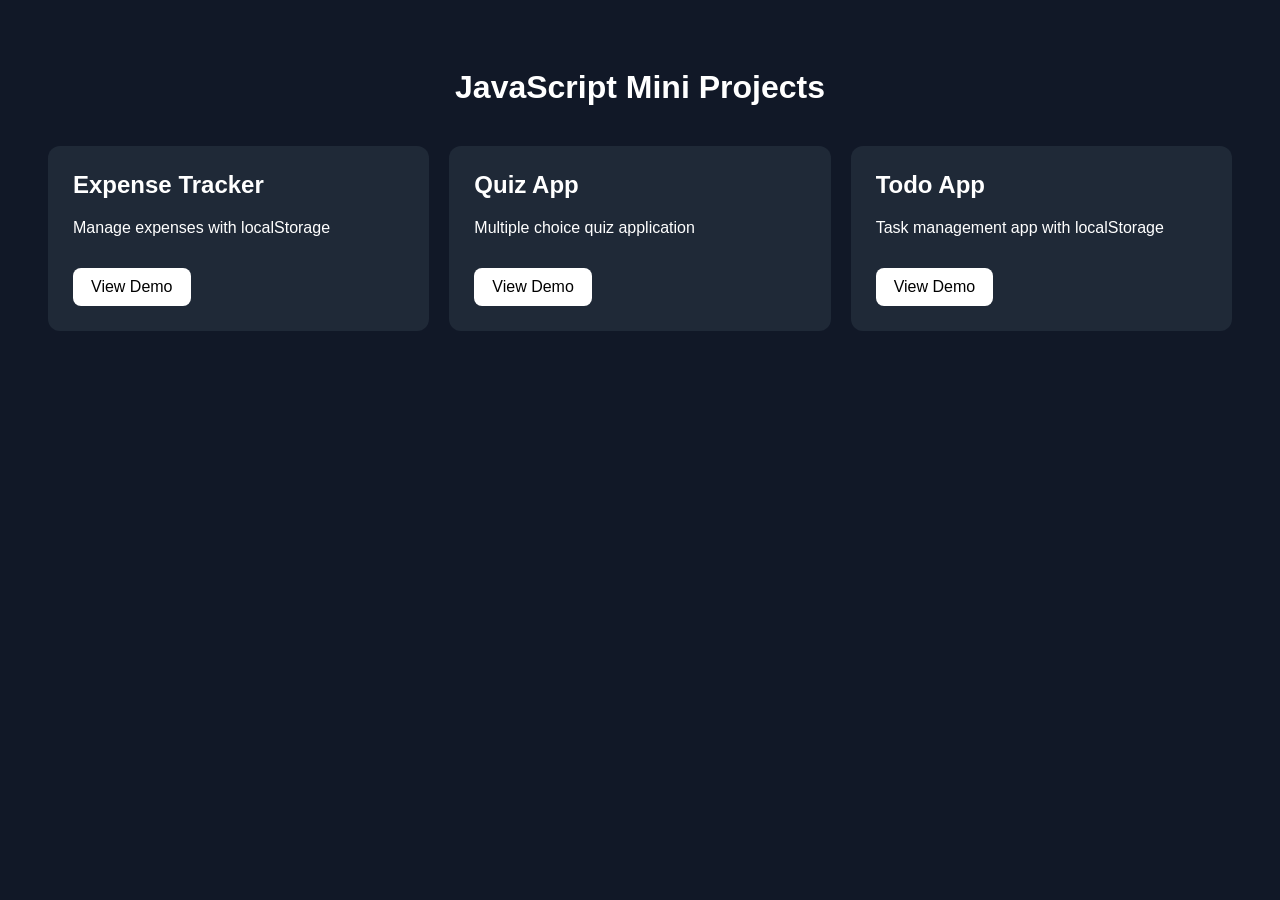
<file: index.html>
<!DOCTYPE html>
<html lang="en">

<head>
    <meta charset="UTF-8">
    <meta name="viewport" content="width=device-width, initial-scale=1.0">
    <title>JavaScript Mini Projects</title>

    <style>
        * {
            box-sizing: border-box;
            font-family: Arial, sans-serif;
        }

        body {
            background: #111827;
            color: white;
            padding: 40px;
        }

        h1 {
            text-align: center;
            margin-bottom: 40px;
        }

        .projects {
            display: grid;
            grid-template-columns: repeat(auto-fit, minmax(250px, 1fr));
            gap: 20px;
        }

        .card {
            background: #1f2937;
            padding: 25px;
            border-radius: 12px;
        }

        .card h2 {
            margin-top: 0;
        }

        .card a {
            display: inline-block;
            margin-top: 15px;
            padding: 10px 18px;
            background: white;
            color: black;
            text-decoration: none;
            border-radius: 8px;
        }

        .card a:hover {
            opacity: 0.8;
        }
    </style>
</head>

<body>

    <h1>JavaScript Mini Projects</h1>


    <div class="projects">

        <div class="card">
            <h2>Expense Tracker</h2>
            <p>
                Manage expenses with localStorage
            </p>

            <a href="./expense-tracker/index.html">
                View Demo
            </a>
        </div>

        <div class="card">
            <h2>Quiz App</h2>
            <p>
                Multiple choice quiz application
            </p>

            <a href="./quiz-app/index.html">
                View Demo
            </a>
        </div>

        <div class="card">
            <h2>Todo App</h2>
            <p>
                Task management app with localStorage
            </p>

            <a href="./todo-app/index.html">
                View Demo
            </a>
        </div>


    </div>


</body>

</html>
</file>
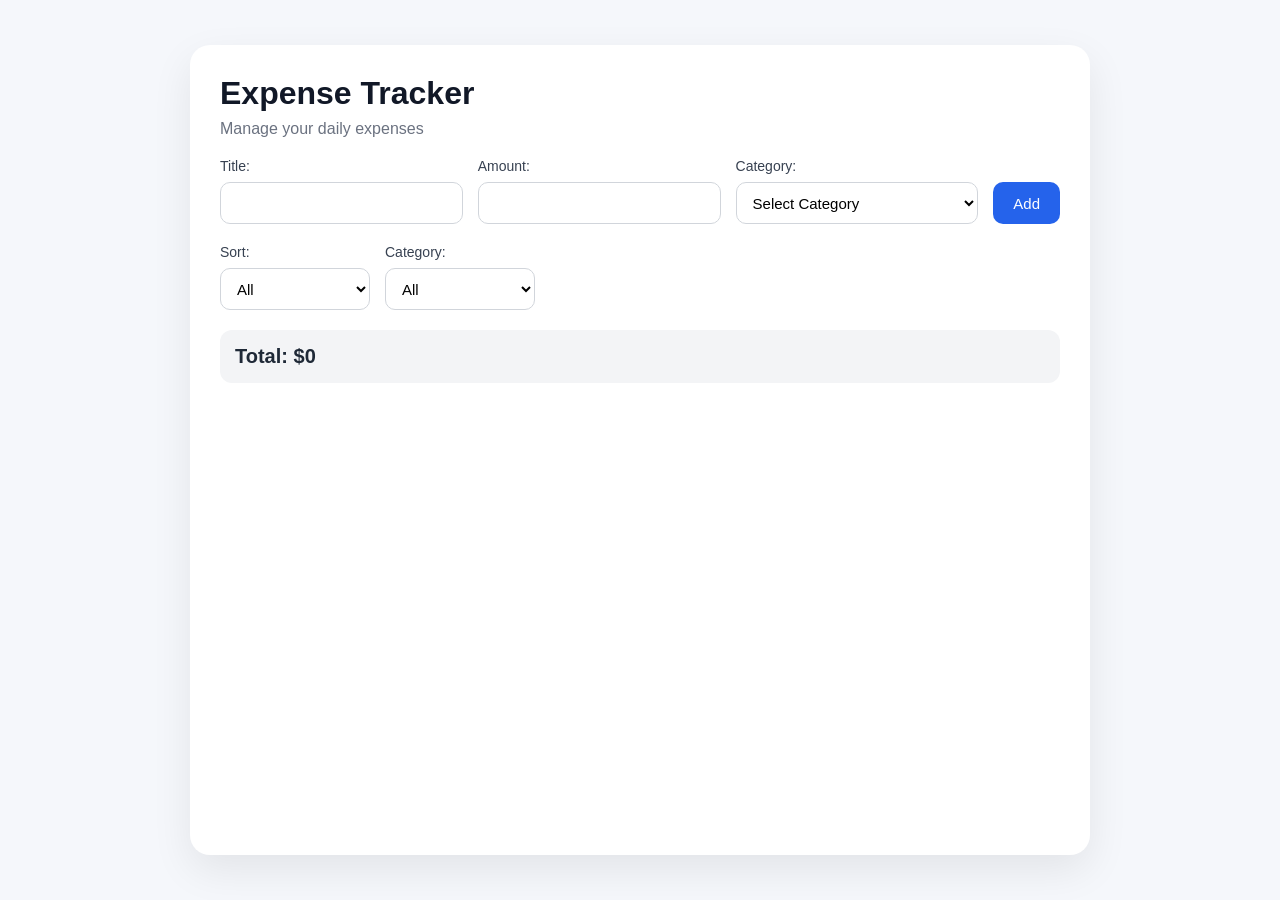
<file: expense-tracker/index.html>
<!DOCTYPE html>
<html lang="en">

<head>
    <meta charset="UTF-8">
    <meta name="viewport" content="width=device-width, initial-scale=1.0">
    <link rel="stylesheet" href="./style.css">
    <title>Expense Tracker</title>
</head>

<body>
    <main id="expenseTracker">
        <h1>Expense Tracker</h1>
        <p>Manage your daily expenses</p>
        <form action="" id="expenseForm">
            <label for="">
                Title:
                <input type="text" name="" id="titleInput">
            </label>
            <label for="">
                Amount:
                <input type="number" name="" id="amountInput">
            </label>
            <label for="">
                Category:
                <select name="" id="categorySelect">
                    <option value="" disabled selected>Select Category</option>
                    <option value="food">Food</option>
                    <option value="transport">Transport</option>
                    <option value="shopping">Shopping</option>
                </select>
            </label>
            <button type="button" id="addBtn" data-action="Add">Add</button>
        </form>

        <div id="filters">
            <label for="">
            Sort:
            <select id="sortFilter">
                <option value="all">All</option>
                <option value="newest">Newest</option>
                <option value="oldest">Oldest</option>
            </select>
        </label>
        <label for="">
            Category:
            <select id="categoryFilter">
                <option value="all">All</option>
                <option value="food">Food</option>
                <option value="transport">Transport</option>
                <option value="shopping">Shopping</option>
            </select>
        </label>
        </div>
        <h3 id="totalAmount"></h3>
        <ul id="expenseList"></ul>
    </main>
    <script type="module" src="./js/app.js"></script>
</body>

</html>
</file>
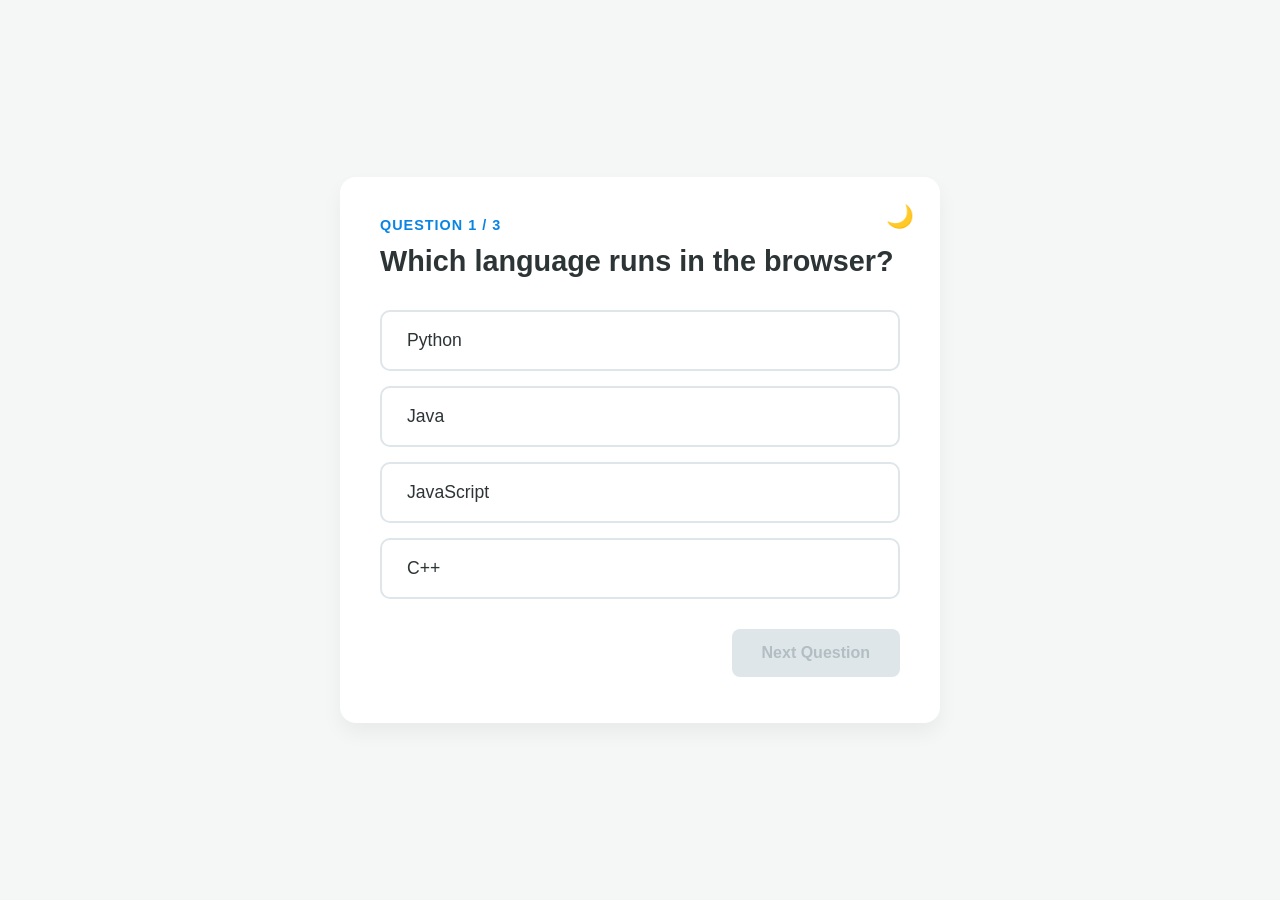
<file: quiz-app/index.html>
<!DOCTYPE html>
<html lang="en">

<head>
    <meta charset="UTF-8">
    <link rel="stylesheet" href="./css/style.css">
    <meta name="viewport" content="width=device-width, initial-scale=1.0">
    <title>Quiz App</title>
</head>

<body class="">
    <section class="quiz-container">
        <button id="themeToggle" class="theme-toggle-btn">🌙</button>
        <p id="questionNumber">question</p>
        <h2 id="question"></h2>
        <div id="answers"></div>
        <button id="nextBtn">Next Question</button>
        <span id="score"></span>
    </section>

    <script src="./js/script.js"></script>
</body>

</html>
</file>
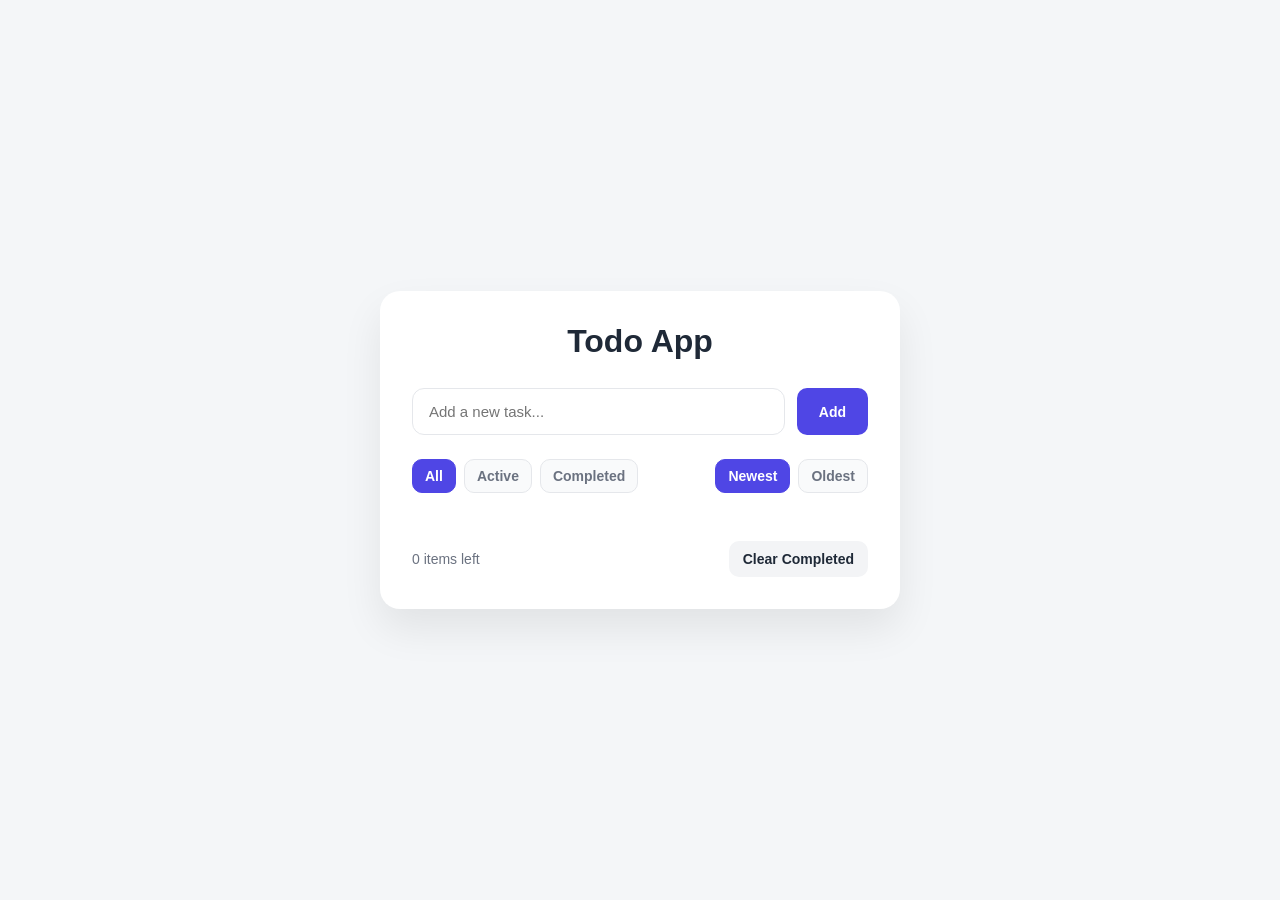
<file: todo-app/index.html>
<!DOCTYPE html>
<html lang="en">

<head>
    <meta charset="UTF-8">
    <meta name="viewport" content="width=device-width, initial-scale=1.0">
    <link rel="stylesheet" href="./style.css">
    <title>Todo App</title>
</head>

<body>
    <main class="todo-app">
        <h1>Todo App</h1>
        <div class="todo-form">
            <input id="todoInput" type="text" placeholder="Add a new task...">
            <button id="addBtn">Add</button>
        </div>

        <div class="filters">
            <div class="filter">
                <button id="allBtn">All</button>
                <button id="activeBtn">Active</button>
                <button id="completedBtn">Completed</button>
            </div>
            <div class="sort">
                <button id="newestBtn">Newest</button>
                <button id="oldestBtn">Oldest</button>
            </div>
        </div>

        <ul id="todoList">
        </ul>

        <div class="todo-footer">
            <span id="itemsLeft">0 items left</span>
            <button id="clearCompletedBtn">Clear Completed</button>
        </div>
    </main>
    <script type="module" src="./js/script.js"></script>
</body>

</html>
</file>
<file: expense-tracker/style.css>
* {
    box-sizing: border-box;
    margin: 0;
    padding: 0;
}

body {
    min-height: 100vh;
    font-family: Inter, Arial, sans-serif;
    background: #f5f7fb;
    color: #1f2937;
    display: flex;
    justify-content: center;
    align-items: center;
}


/* Main Card */

#expenseTracker {
    width: min(900px, 95%);
    height: 90vh;
    background: white;
    border-radius: 20px;
    padding: 30px;
    box-shadow: 0 15px 40px rgba(0, 0, 0, 0.08);

    display: flex;
    flex-direction: column;
    gap: 20px;
    overflow-y: auto;
}


h1 {
    font-size: 32px;
    color: #111827;
}

p {
    color: #6b7280;
    margin-top: -12px;
}



/* Form */

#expenseForm {
    display: grid;
    grid-template-columns: repeat(3, 1fr) auto;
    gap: 15px;
    align-items: end;
}


label {
    display: flex;
    flex-direction: column;
    gap: 8px;
    font-size: 14px;
    color: #374151;
}


input,
select {
    height: 42px;
    border: 1px solid #d1d5db;
    border-radius: 10px;
    padding: 0 12px;
    font-size: 15px;
    outline: none;
    background: white;
}


input:focus,
select:focus {
    border-color: #2563eb;
}



button {
    height: 42px;
    border: none;
    border-radius: 10px;
    padding: 0 20px;
    cursor: pointer;
    background: #2563eb;
    color: white;
    font-size: 15px;
    transition: .2s;
}


button:hover {
    background: #1d4ed8;
}



/* Filters */

#sortFilter,
#categoryFilter {
    width: 150px;
}


body>main>label {
    display: inline-flex;
    margin-right: 15px;
}



/* Total */

#totalAmount {
    background: #f3f4f6;
    padding: 15px;
    border-radius: 12px;
    font-size: 20px;
}



/* List */

#expenseList {
    list-style: none;

    flex: 1;
    overflow-y: auto;

    display: flex;
    flex-direction: column;
    gap: 12px;
}


#expenseList li {
    display: grid;
    grid-template-columns: 1fr 120px 120px 80px 80px;
    align-items: center;
    gap: 5px;

    padding: 15px;
    background: #f9fafb;
    border-radius: 12px;

    border: 1px solid #e5e7eb;
}


#expenseList button {
    height: 35px;
    padding: 0 10px;
    font-size: 13px;
}


#expenseList button:last-child {
    background: #ef4444;
}


#expenseList button:last-child:hover {
    background: #dc2626;
}

#filters{
    display: flex;
    align-items: center;
    gap: 15px;
}



/* Mobile */

@media(max-width:700px) {

    body {
        align-items: flex-start;
        padding: 20px 0;
    }


    #expenseTracker {
        height: auto;
        min-height: 90vh;
        padding: 20px;
    }


    h1 {
        font-size: 26px;
    }


    #expenseForm {
        grid-template-columns: 1fr;
    }


    button {
        width: 100%;
    }


    body>main>label {
        width: 100%;
        margin: 0;
    }


    #sortFilter,
    #categoryFilter {
        width: 100%;
    }


    #expenseList li {
        grid-template-columns: 1fr;
        gap: 10px;
    }


    #expenseList button {
        width: 100%;
    }

}
</file>
<file: quiz-app/css/style.css>
/* --- Global Styles --- */
:root {
    /* Light Mode Palette */
    --bg-color: #f4f7f6;
    --container-bg: #ffffff;
    --text-main: #2d3436;
    --text-muted: #636e72;
    --color-brand: #0984e3;
    /* Blue */
    --color-correct: #00b894;
    /* Green */
    --color-wrong: #d63031;
    /* Red */
    --btn-disabled-bg: #dfe6e9;
    --btn-disabled-text: #b2bec3;

    --shadow: 0 10px 20px rgba(0, 0, 0, 0.05);
    --transition: all 0.3s ease;
    --font-family: 'Segoe UI', Tahoma, Geneva, Verdana, sans-serif;
}

/* --- Dark Mode Palette Override --- */
/* (We apply this class to the body to switch themes) */
body.dark-mode {
    --bg-color: #1e272e;
    --container-bg: #2d3436;
    --text-main: #dfe6e9;
    --text-muted: #b2bec3;
    --color-brand: #0984e3;
    /* Blue */
    /* Green and Red remain similar for semantic meaning */
    --btn-disabled-bg: #636e72;
    --btn-disabled-text: #2d3436;
    --shadow: 0 10px 25px rgba(0, 0, 0, 0.3);
}

* {
    box-sizing: border-box;
    margin: 0;
    padding: 0;
}

body {
    font-family: var(--font-family);
    background-color: var(--bg-color);
    color: var(--text-main);
    display: flex;
    justify-content: center;
    align-items: center;
    min-height: 100vh;
    transition: var(--transition);
    padding: 20px;
}

/* --- Main Quiz Container --- */
/* We wrap your existing HTML structure conceptually */
/* In real HTML, you'd wrap everything in <main> or <div> */
/* For now, we apply style to the direct children of body */

main.quiz-card,
body>.container {
    /* Assuming a container class in future */
    background-color: var(--container-bg);
    padding: 40px;
    border-radius: 16px;
    box-shadow: var(--shadow);
    width: 100%;
    max-width: 600px;
    /* Centered Desktop layout */
    transition: var(--transition);
}

/* Alternative: Applying it directly based on your body structure */
body>h2,
body>div,
body>p,
body>button {
    max-width: 600px;
}

/* Let's define the containment with a helper class you should add to HTML */
.quiz-container {
    position: relative;
    background-color: var(--container-bg);
    padding: 40px;
    border-radius: 16px;
    box-shadow: var(--shadow);
    width: 100%;
    max-width: 600px;
    transition: var(--transition);
}

.theme-toggle-btn {
  position: absolute;
  top: 20px;
  right: 20px;
  background: transparent;
  border: none;
  font-size: 1.4rem;
  cursor: pointer;
  width: 40px;
  height: 40px;
  border-radius: 50%;
  display: flex;
  align-items: center;
  justify-content: center;
  transition: var(--transition);
}

.theme-toggle-btn:hover {
  background-color: var(--bg-color);
  transform: scale(1.1);
}


/* --- Question Number --- */
#questionNumber {
    font-size: 0.9rem;
    color: var(--color-brand);
    text-transform: uppercase;
    letter-spacing: 1px;
    margin-bottom: 10px;
    font-weight: bold;
}

/* --- Question Text --- */
#question {
    font-size: 1.8rem;
    margin-bottom: 30px;
    line-height: 1.3;
}

/* --- Answers Container --- */
#answers {
    display: flex;
    flex-direction: column;
    gap: 15px;
    /* Spacing between options */
    margin-bottom: 30px;
}

/* --- Answer Buttons (Generated in JS) --- */
#answers button {
    background-color: var(--container-bg);
    color: var(--text-main);
    border: 2px solid var(--btn-disabled-bg);
    /* Muted border */
    padding: 18px 25px;
    border-radius: 10px;
    font-size: 1.1rem;
    cursor: pointer;
    text-align: left;
    transition: var(--transition);
    position: relative;
    /* For potential icons */
}

/* Hover state for active answer buttons */
#answers button:not([disabled]):hover {
    background-color: var(--bg-color);
    border-color: var(--color-brand);
    transform: translateY(-2px);
}

/* Disabled state (after selection) */
#answers button[disabled] {
    cursor: not-allowed;
    opacity: 0.8;
}

/* --- Next Question Button --- */
#nextBtn {
    background-color: var(--color-brand);
    color: #ffffff;
    border: none;
    padding: 15px 30px;
    border-radius: 8px;
    font-size: 1rem;
    font-weight: bold;
    cursor: pointer;
    transition: var(--transition);
    float: right;
    /* Position to the right */
}

#nextBtn:hover:not([disabled]) {
    background-color: #0773c5;
    /* Darker blue */
    box-shadow: 0 5px 10px rgba(9, 132, 227, 0.3);
}

#nextBtn[disabled] {
    background-color: var(--btn-disabled-bg);
    color: var(--btn-disabled-text);
    cursor: not-allowed;
}

/* --- Score Counter --- */
#score {
    display: inline-flex;
    font-size: 1.1rem;
    color: var(--text-muted);
    clear: both;
    min-height: 50px;
    align-items: center;
}

/* --- Restart Button (Dynamically created) --- */
/* We target a button created specifically inside #answers during showResult */
#answers button:only-child {
    background-color: var(--text-main);
    color: var(--container-bg);
    border: none;
    text-align: center;
    width: 100%;
    margin-top: 20px;
}

#answers button:only-child:hover {
    background-color: var(--text-muted);
    transform: none;
}

/* --- Classes added via JS for states --- */
#answers button.correct {
    background-color: var(--color-correct) !important;
    color: #ffffff !important;
    border-color: var(--color-correct) !important;
}

#answers button.wrong {
    background-color: var(--color-wrong) !important;
    color: #ffffff !important;
    border-color: var(--color-wrong) !important;
}
</file>
<file: todo-app/style.css>
* {
    margin: 0;
    padding: 0;
    box-sizing: border-box;
}

:root {
    --bg-color: #f4f6f8;
    --card-color: #ffffff;
    --primary-color: #4f46e5;
    --primary-hover: #4338ca;
    --text-color: #1f2937;
    --secondary-text: #6b7280;
    --border-color: #e5e7eb;
    --danger-color: #ef4444;
    --success-color: #10b981;
}

body {
    min-height: 100vh;
    display: flex;
    justify-content: center;
    align-items: center;
    background: var(--bg-color);
    font-family: "Inter", "Segoe UI", sans-serif;
    color: var(--text-color);
}


/* App Container */

.todo-app {
    width: 100%;
    max-width: 520px;
    background: var(--card-color);
    padding: 32px;
    border-radius: 20px;
    box-shadow: 0 20px 40px rgba(0, 0, 0, 0.08);
}


/* Title */

.todo-app h1 {
    text-align: center;
    margin-bottom: 28px;
    font-size: 32px;
    font-weight: 700;
}


/* Input Section */

.todo-form {
    display: flex;
    gap: 12px;
    margin-bottom: 24px;
}

.todo-form input {
    flex: 1;
    padding: 14px 16px;
    border: 1px solid var(--border-color);
    border-radius: 12px;
    outline: none;
    font-size: 15px;
    transition: 0.2s;
}

.todo-form input:focus {
    border-color: var(--primary-color);
    box-shadow: 0 0 0 3px rgba(79, 70, 229, 0.15);
}


button {
    border: none;
    cursor: pointer;
    font-size: 14px;
    font-weight: 600;
    border-radius: 10px;
    transition: 0.2s;
}


/* Add Button */

#addBtn {
    padding: 0 22px;
    background: var(--primary-color);
    color: white;
}

#addBtn:hover {
    background: var(--primary-hover);
}


/* Filters */

.filters {
    display: flex;
    justify-content: space-between;
    gap: 12px;
    margin-bottom: 24px;
}

.filter,
.sort {
    display: flex;
    gap: 8px;
}

.filter button,
.sort button {
    padding: 8px 12px;
    background: #f9fafb;
    color: var(--secondary-text);
    border: 1px solid var(--border-color);
}


.filter button:hover,
.sort button:hover {
    color: var(--primary-color);
}


/* Active Buttons */

.activeFilterBtn,
.activeSortBtn {
    background: var(--primary-color) !important;
    color: white !important;
    border-color: var(--primary-color) !important;
}


/* Todo List */

#todoList {
    list-style: none;
    display: flex;
    flex-direction: column;
    gap: 12px;
    max-height: 30vh;
    overflow-y: auto;
}


#todoList li {
    display: flex;
    align-items: center;
    gap: 12px;
    padding: 14px 16px;
    border: 1px solid var(--border-color);
    border-radius: 14px;
    background: #fff;
    transition: 0.2s;
}


#todoList li:hover {
    transform: translateY(-2px);
    box-shadow: 0 8px 20px rgba(0, 0, 0, 0.06);
}


#todoList span {
    flex: 1;
    font-size: 15px;
}


/* Checkbox */

#todoList input[type="checkbox"] {
    width: 18px;
    height: 18px;
    cursor: pointer;
}


/* Delete Button */

#todoList button {
    padding: 8px 12px;
    background: #fee2e2;
    color: var(--danger-color);
}


#todoList button:hover {
    background: var(--danger-color);
    color: white;
}


/* Footer */

.todo-footer {
    margin-top: 24px;
    display: flex;
    justify-content: space-between;
    align-items: center;
}


#itemsLeft {
    color: var(--secondary-text);
    font-size: 14px;
}


#clearCompletedBtn {
    padding: 10px 14px;
    background: #f3f4f6;
    color: var(--text-color);
}


#clearCompletedBtn:hover {
    background: #e5e7eb;
}


/* Responsive */

@media (max-width: 550px) {

    .todo-app {
        margin: 20px;
        padding: 24px;
    }


    .filters {
        flex-direction: column;
    }


    .filter,
    .sort {
        justify-content: center;
    }


    .todo-form {
        flex-direction: column;
    }


    #addBtn {
        height: 45px;
    }
}
</file>
